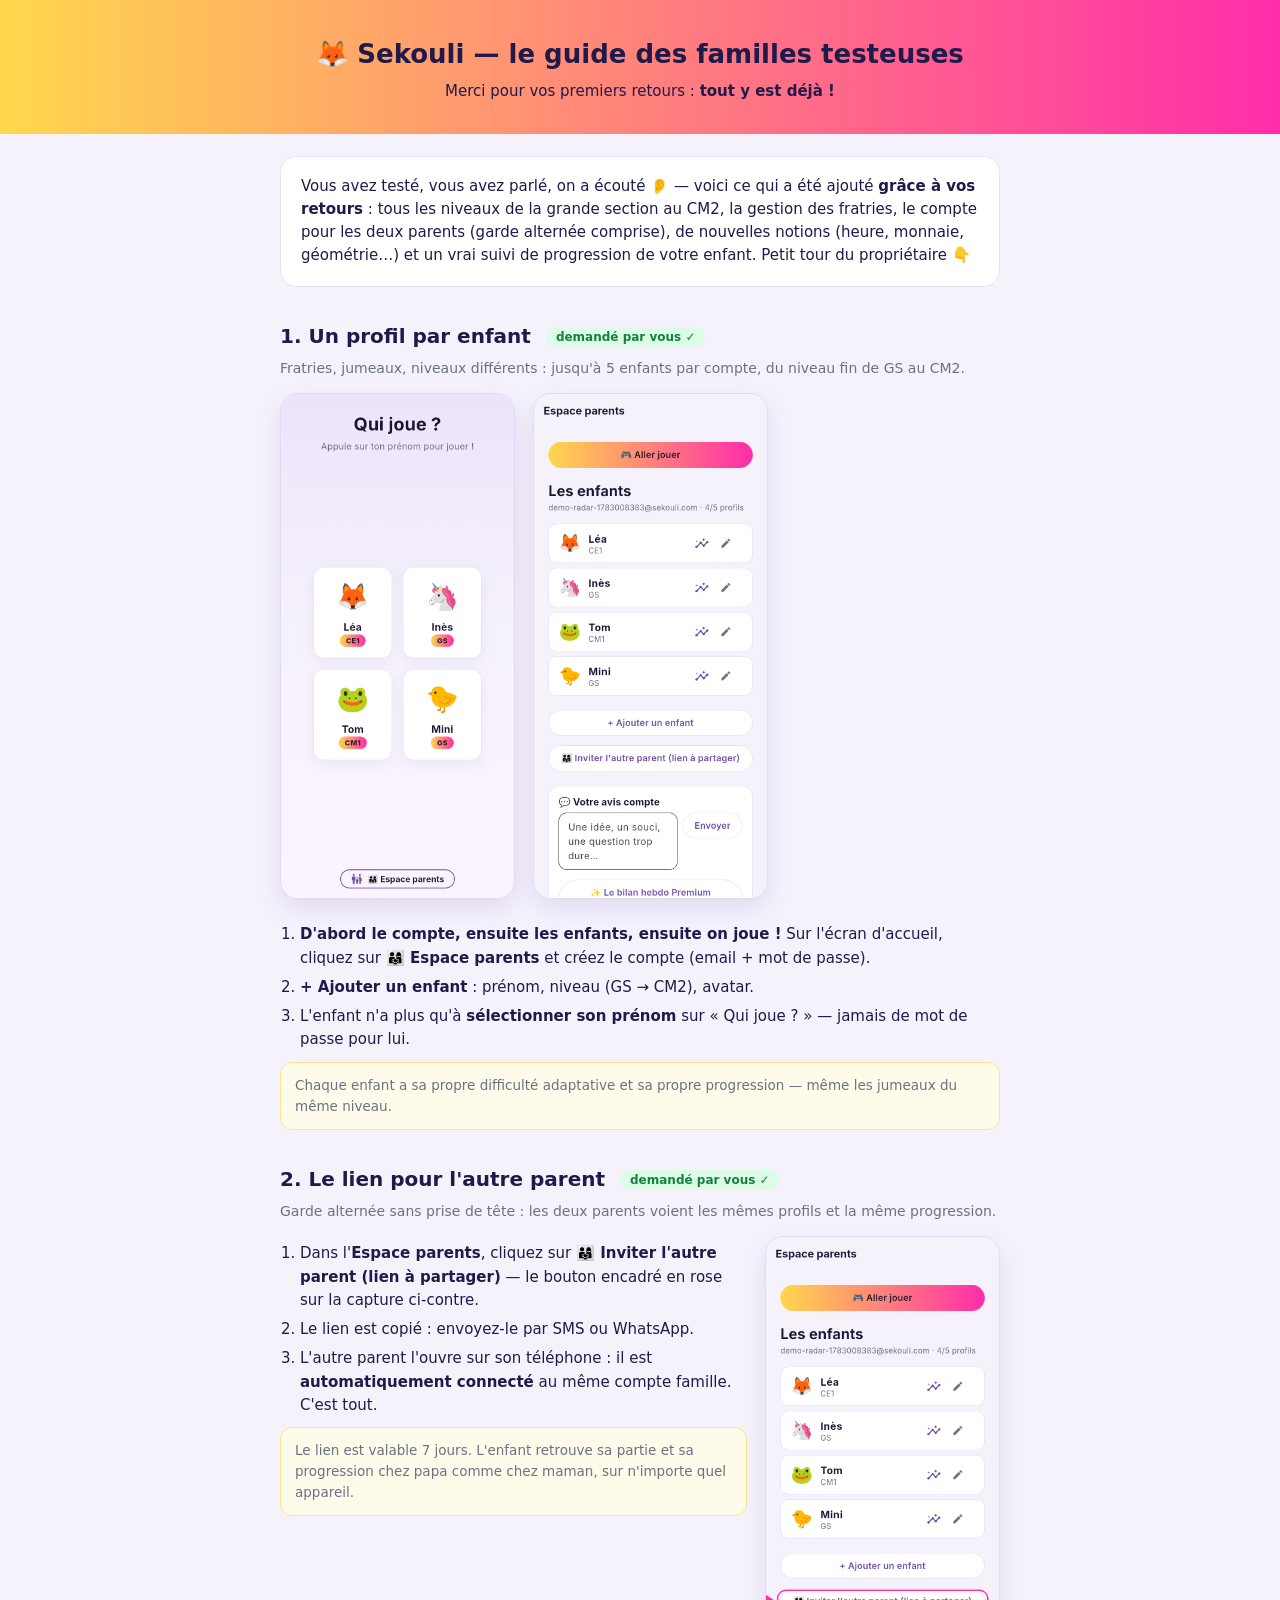
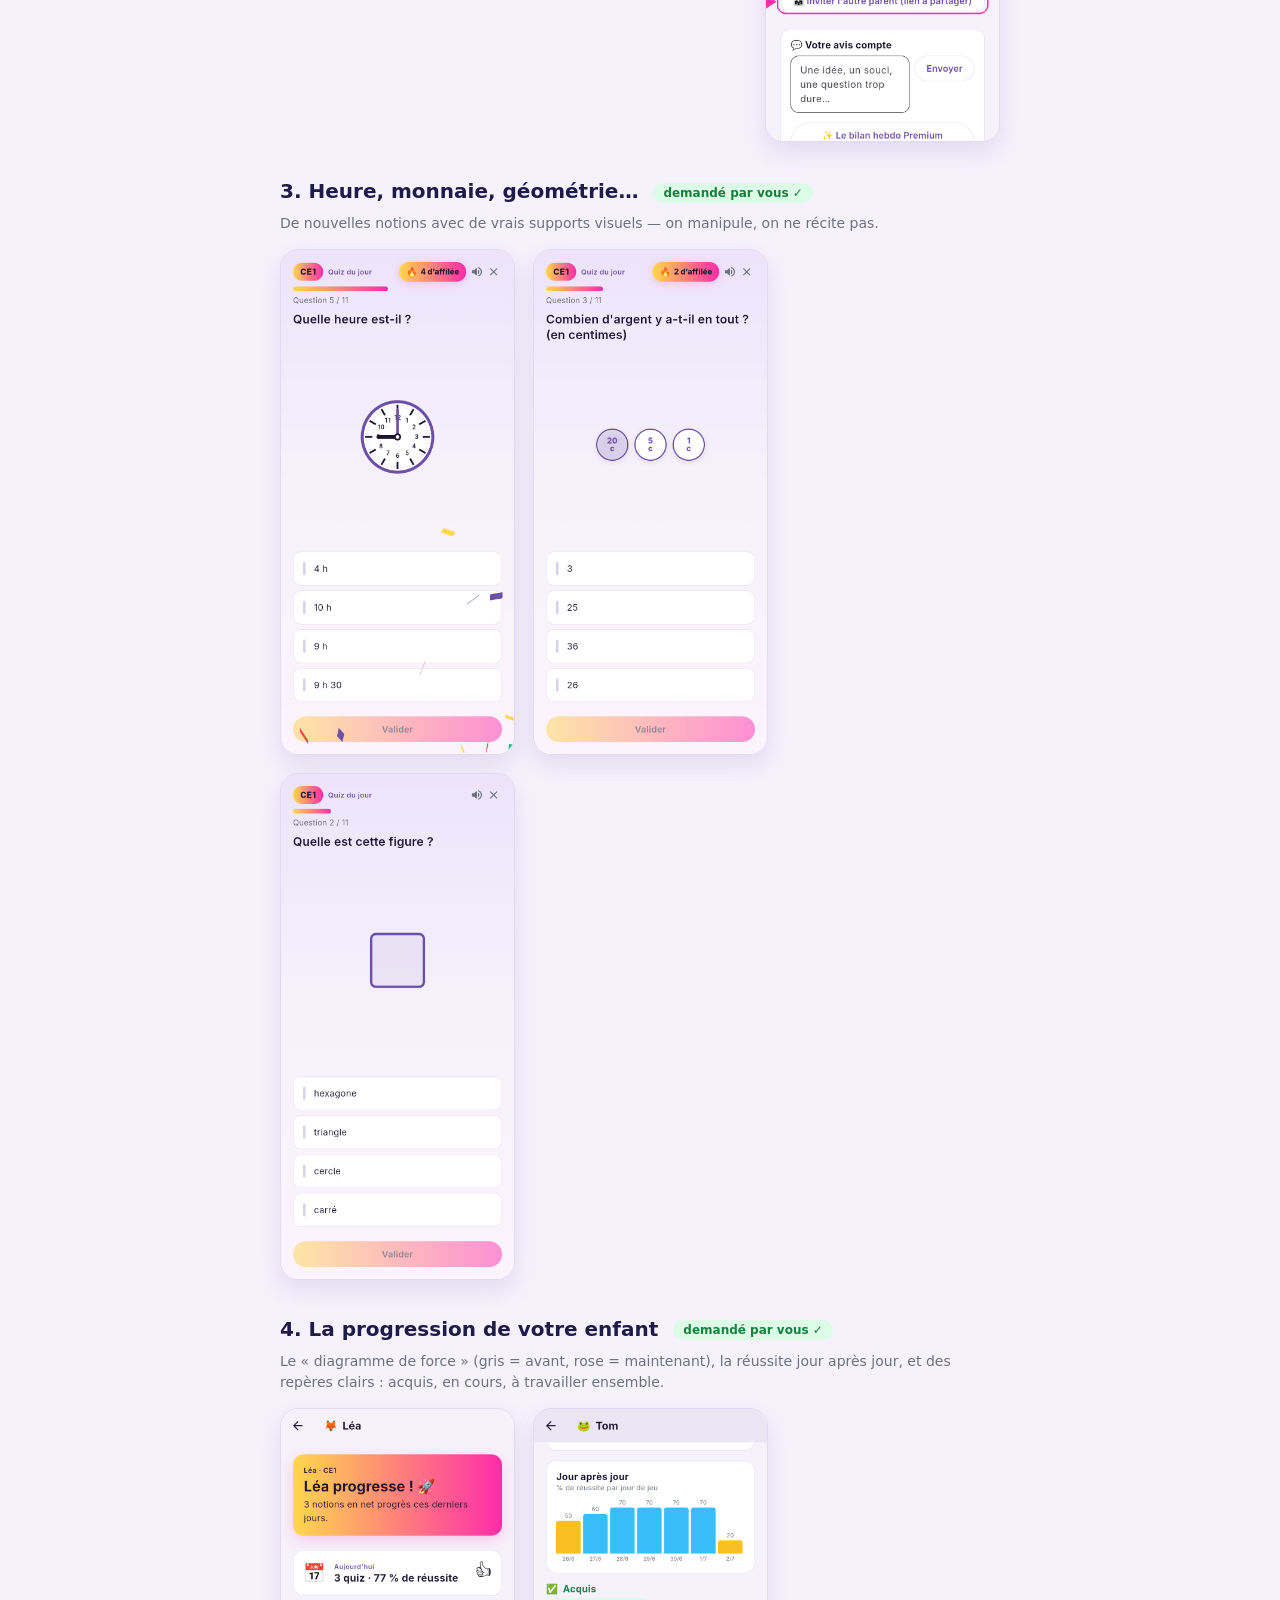
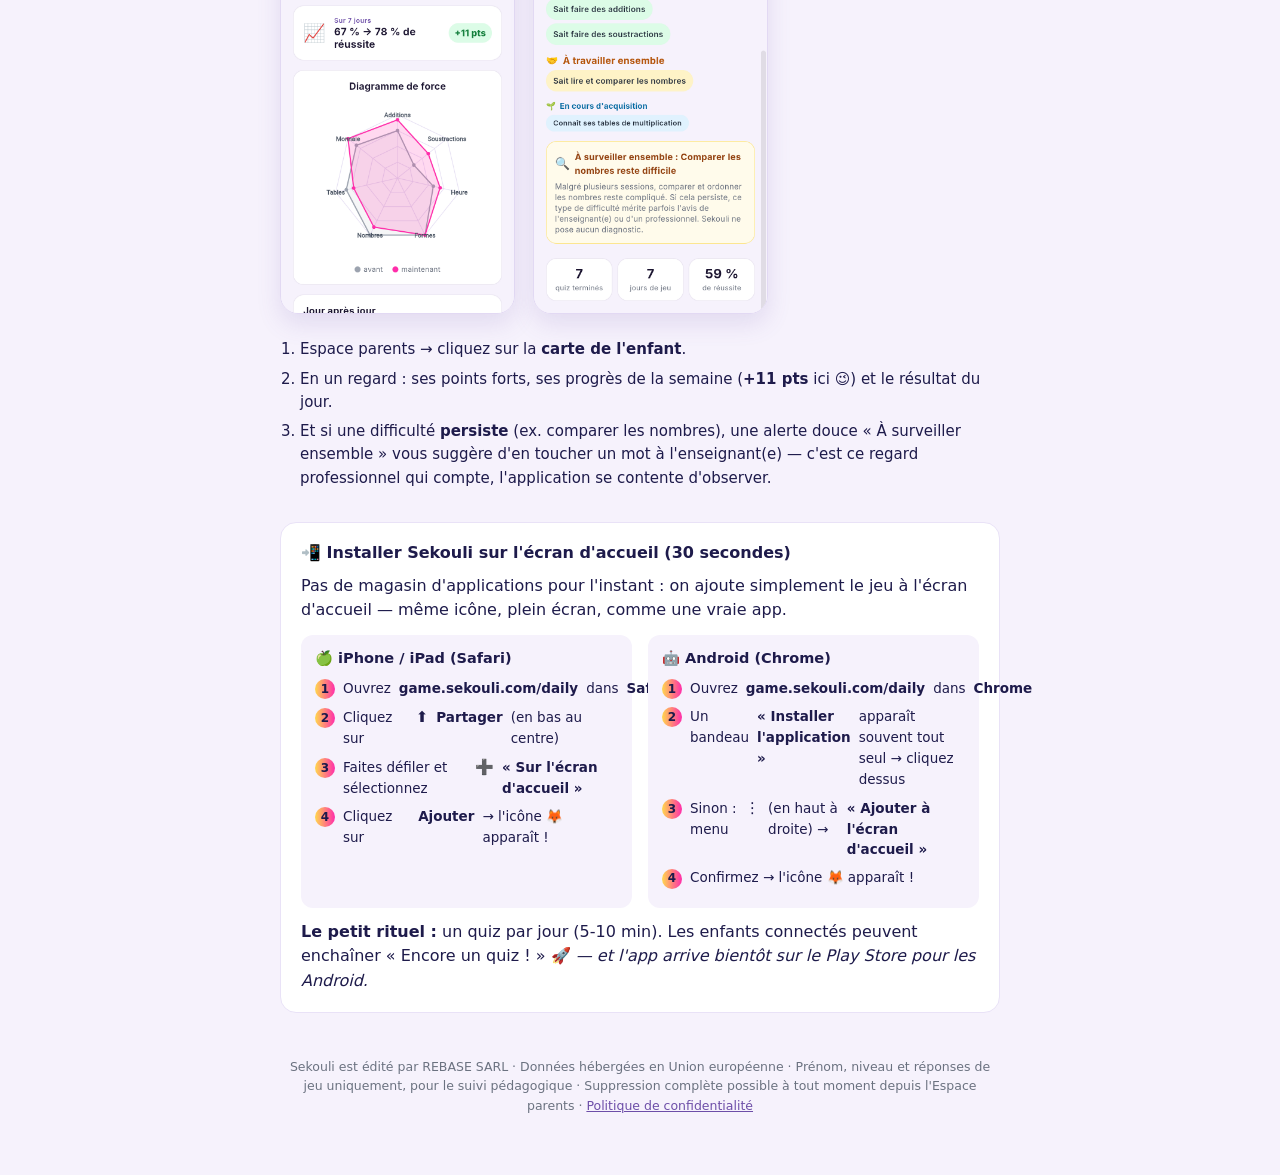
<file: guide-familles-x7k2p9/index.html>
<!DOCTYPE html>
<html lang="fr">
<head>
  <meta charset="UTF-8">
  <meta name="viewport" content="width=device-width, initial-scale=1.0">
  <meta name="robots" content="noindex">
  <title>Sekouli — Guide des familles testeuses</title>
  <style>
    :root { --ink:#1e1b4b; --muted:#6b7280; --pink:#ff2daa; --yellow:#ffd84d; --bg:#f6f2fc; }
    * { box-sizing: border-box; margin: 0; }
    body { font-family: 'Segoe UI', system-ui, sans-serif; background: var(--bg); color: var(--ink); line-height: 1.55; }
    .wrap { max-width: 760px; margin: 0 auto; padding: 0 20px 60px; }
    header { background: linear-gradient(90deg, var(--yellow), var(--pink)); padding: 34px 20px 30px; text-align: center; }
    header h1 { font-size: 26px; }
    header p  { font-size: 15px; margin-top: 6px; }
    .lead { background: #fff; border-radius: 16px; padding: 18px 20px; margin: 22px 0; border: 1px solid #e9e2f7; font-size: 15px; }
    h2 { font-size: 20px; margin: 34px 0 6px; }
    h2 .tag { font-size: 12px; background: #dcfce7; color: #15803d; border-radius: 999px; padding: 3px 10px; vertical-align: middle; margin-left: 8px; font-weight: 600; }
    .sub { color: var(--muted); font-size: 14px; margin-bottom: 14px; }
    .row { display: flex; gap: 18px; align-items: flex-start; flex-wrap: wrap; margin: 14px 0; }
    @media (max-width: 620px) { .row { justify-content: center; } .txt { text-align: left; } .shot { width: min(300px, 86vw); } }
    .shot { width: 235px; border-radius: 18px; border: 1px solid #e2d9f3; box-shadow: 0 10px 24px rgba(109,78,168,.14); }
    .txt { flex: 1; min-width: 240px; font-size: 15px; }
    .txt ol { padding-left: 20px; } .txt li { margin: 6px 0; }
    .note { background: #fffbeb; border: 1px solid #fde68a; border-radius: 12px; padding: 12px 14px; font-size: 13.5px; margin-top: 10px; color: #6b7280; }
    .install { background: #fff; border-radius: 16px; border: 1px solid #e9e2f7; padding: 18px 20px; margin-top: 26px; }
    .install h3 { font-size: 16px; margin-bottom: 8px; }
    .steps { display:flex; gap:16px; flex-wrap:wrap; }
    .stepcol { flex:1; min-width:250px; background:#f6f2fc; border-radius:12px; padding:12px 14px; }
    .stepcol h4 { font-size:14.5px; margin-bottom:8px; }
    .step { font-size:13.5px; margin:7px 0; display:flex; gap:8px; align-items:baseline; }
    .step .n { background:linear-gradient(90deg,var(--yellow),var(--pink)); color:var(--ink); font-weight:700; border-radius:999px; min-width:20px; height:20px; display:inline-flex; align-items:center; justify-content:center; font-size:12px; flex:none; }
    .icn { font-size:15px; }
    .install code { background: #f3eefb; border-radius: 6px; padding: 1px 6px; font-size: 13px; }
    footer { color: var(--muted); font-size: 12.5px; text-align: center; margin-top: 44px; }
    a { color: #6d4ea8; }
    h2 { break-after: avoid; page-break-after: avoid; }
    .row, .install, .lead { break-inside: avoid; page-break-inside: avoid; }
    @media print { .shot { box-shadow: none; } header { -webkit-print-color-adjust: exact; print-color-adjust: exact; } }
  </style>
</head>
<body>
<header>
  <h1>🦊 Sekouli — le guide des familles testeuses</h1>
  <p>Merci pour vos premiers retours : <strong>tout y est déjà !</strong></p>
</header>
<div class="wrap">

  <div class="lead">
    Vous avez testé, vous avez parlé, on a écouté 👂 — voici ce qui a été ajouté <strong>grâce à vos retours</strong> :
    tous les niveaux de la grande section au CM2, la gestion des fratries, le compte pour les deux parents
    (garde alternée comprise), de nouvelles notions (heure, monnaie, géométrie…) et un vrai suivi de
    progression de votre enfant. Petit tour du propriétaire 👇
  </div>

  <h2>1. Un profil par enfant <span class="tag">demandé par vous ✓</span></h2>
  <p class="sub">Fratries, jumeaux, niveaux différents : jusqu'à 5 enfants par compte, du niveau fin de GS au CM2.</p>
  <div class="row">
    <img class="shot" src="img/g_whoplays.png" alt="Écran Qui joue ?">
    <img class="shot" src="img/g_parents.png" alt="Espace parents">
    <div class="txt">
      <ol>
        <li><strong>D'abord le compte, ensuite les enfants, ensuite on joue !</strong> Sur l'écran d'accueil, cliquez sur <strong>👨‍👩‍👧 Espace parents</strong> et créez le compte (email + mot de passe).</li>
        <li><strong>+ Ajouter un enfant</strong> : prénom, niveau (GS → CM2), avatar.</li>
        <li>L'enfant n'a plus qu'à <strong>sélectionner son prénom</strong> sur « Qui joue ? » — jamais de mot de passe pour lui.</li>
      </ol>
      <div class="note">Chaque enfant a sa propre difficulté adaptative et sa propre progression — même les jumeaux du même niveau.</div>
    </div>
  </div>

  <h2>2. Le lien pour l'autre parent <span class="tag">demandé par vous ✓</span></h2>
  <p class="sub">Garde alternée sans prise de tête : les deux parents voient les mêmes profils et la même progression.</p>
  <div class="row">
    <div class="txt">
      <ol>
        <li>Dans l'<strong>Espace parents</strong>, cliquez sur <strong>👨‍👩‍👧 Inviter l'autre parent (lien à partager)</strong> — le bouton encadré en rose sur la capture ci-contre.</li>
        <li>Le lien est copié : envoyez-le par SMS ou WhatsApp.</li>
        <li>L'autre parent l'ouvre sur son téléphone : il est <strong>automatiquement connecté</strong> au même compte famille. C'est tout.</li>
      </ol>
      <div class="note">Le lien est valable 7 jours. L'enfant retrouve sa partie et sa progression chez papa comme chez maman, sur n'importe quel appareil.</div>
    </div>
    <img class="shot" src="img/g_parents_invite.png" alt="Bouton inviter l'autre parent (encadré)">
  </div>

  <h2>3. Heure, monnaie, géométrie… <span class="tag">demandé par vous ✓</span></h2>
  <p class="sub">De nouvelles notions avec de vrais supports visuels — on manipule, on ne récite pas.</p>
  <div class="row">
    <img class="shot" src="img/g_clock.png" alt="Lecture de l'heure">
    <img class="shot" src="img/g_money.png" alt="La monnaie">
    <img class="shot" src="img/g_shape.png" alt="Géométrie">
  </div>

  <h2>4. La progression de votre enfant <span class="tag">demandé par vous ✓</span></h2>
  <p class="sub">Le « diagramme de force » (gris = avant, rose = maintenant), la réussite jour après jour, et des repères clairs : acquis, en cours, à travailler ensemble.</p>
  <div class="row">
    <img class="shot" src="img/g_dash_top.png" alt="Dashboard progression">
    <img class="shot" src="img/g_dash_alert.png" alt="Alerte à surveiller">
    <div class="txt">
      <ol>
        <li>Espace parents → cliquez sur la <strong>carte de l'enfant</strong>.</li>
        <li>En un regard : ses points forts, ses progrès de la semaine (<strong>+11 pts</strong> ici 😉) et le résultat du jour.</li>
        <li>Et si une difficulté <strong>persiste</strong> (ex. comparer les nombres), une alerte douce
        « À surveiller ensemble » vous suggère d'en toucher un mot à l'enseignant(e) — c'est ce
        regard professionnel qui compte, l'application se contente d'observer.</li>
      </ol>
    </div>
  </div>

  <div class="install">
    <h3>📲 Installer Sekouli sur l'écran d'accueil (30 secondes)</h3>
    <p style="margin-bottom:12px">Pas de magasin d'applications pour l'instant : on ajoute simplement le jeu à l'écran
    d'accueil — même icône, plein écran, comme une vraie app.</p>
    <div class="steps">
      <div class="stepcol">
        <h4>🍏 iPhone / iPad (Safari)</h4>
        <div class="step"><span class="n">1</span> Ouvrez <strong>game.sekouli.com/daily</strong> dans <strong>Safari</strong></div>
        <div class="step"><span class="n">2</span> Cliquez sur <span class="icn">⬆️</span> <strong>Partager</strong> (en bas au centre)</div>
        <div class="step"><span class="n">3</span> Faites défiler et sélectionnez <span class="icn">➕</span> <strong>« Sur l'écran d'accueil »</strong></div>
        <div class="step"><span class="n">4</span> Cliquez sur <strong>Ajouter</strong> → l'icône 🦊 apparaît !</div>
      </div>
      <div class="stepcol">
        <h4>🤖 Android (Chrome)</h4>
        <div class="step"><span class="n">1</span> Ouvrez <strong>game.sekouli.com/daily</strong> dans <strong>Chrome</strong></div>
        <div class="step"><span class="n">2</span> Un bandeau <strong>« Installer l'application »</strong> apparaît souvent tout seul → cliquez dessus</div>
        <div class="step"><span class="n">3</span> Sinon : menu <span class="icn">⋮</span> (en haut à droite) → <strong>« Ajouter à l'écran d'accueil »</strong></div>
        <div class="step"><span class="n">4</span> Confirmez → l'icône 🦊 apparaît !</div>
      </div>
    </div>
    <p style="margin-top:12px"><strong>Le petit rituel :</strong> un quiz par jour (5-10 min). Les enfants connectés peuvent enchaîner « Encore un quiz ! » 🚀
    <em>— et l'app arrive bientôt sur le Play Store pour les Android.</em></p>
  </div>

  <footer>
    Sekouli est édité par REBASE SARL · Données hébergées en Union européenne · Prénom, niveau et réponses de jeu uniquement,
    pour le suivi pédagogique · Suppression complète possible à tout moment depuis l'Espace parents ·
    <a href="https://sekouli-landing.pages.dev/confidentialite.html">Politique de confidentialité</a>
  </footer>
</div>
</body>
</html>
</file>
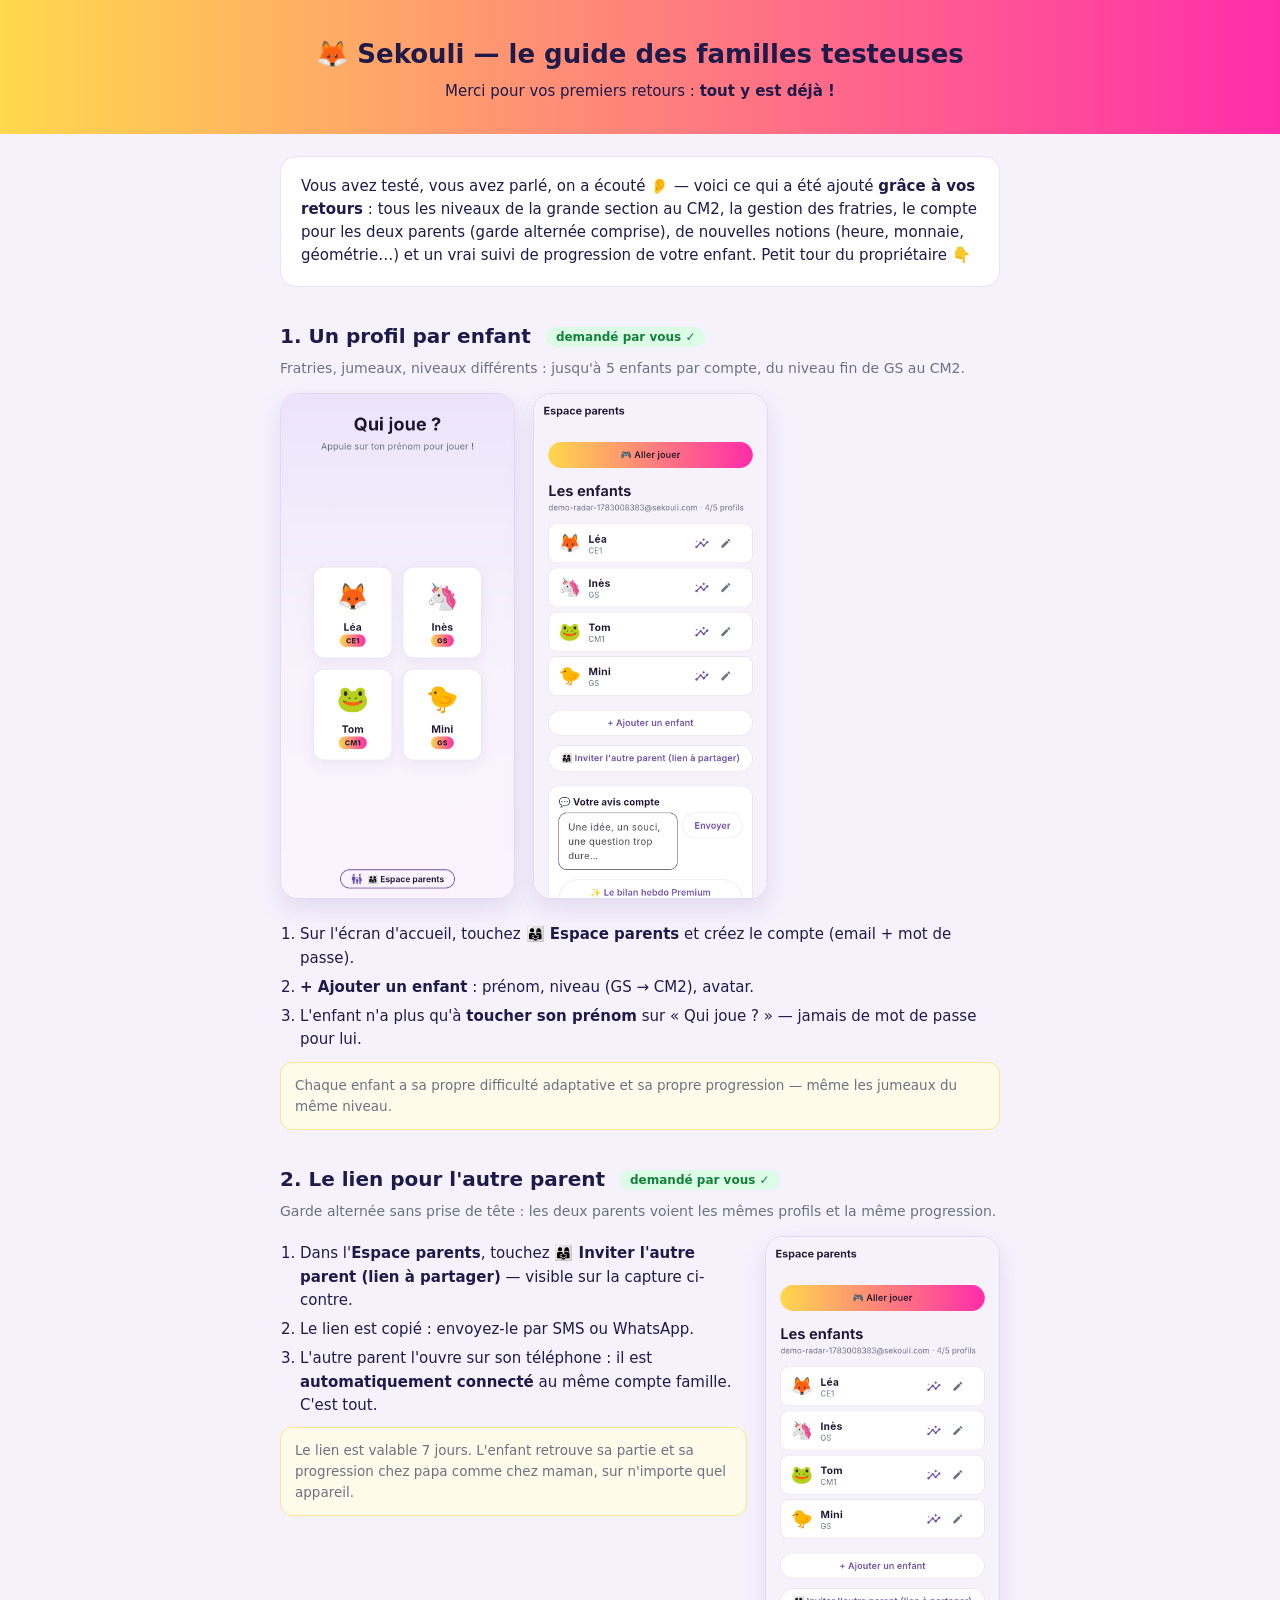
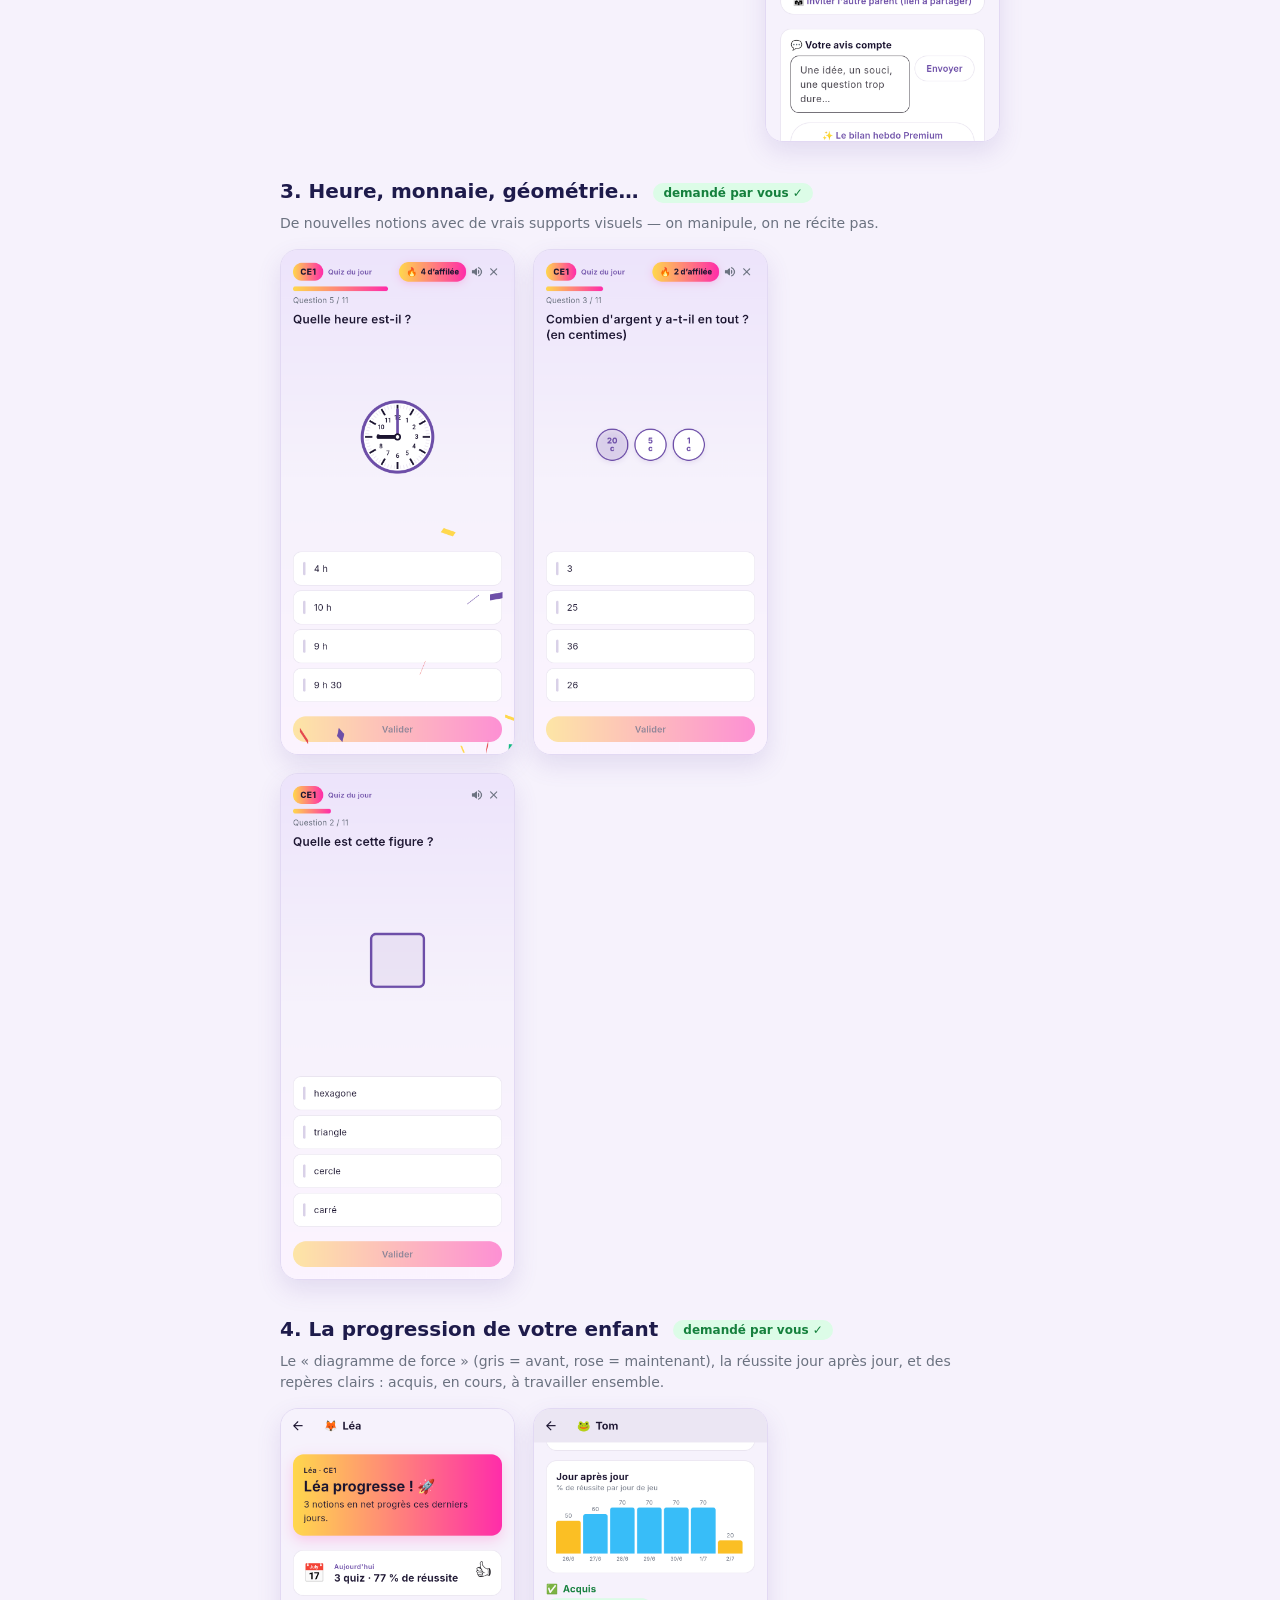
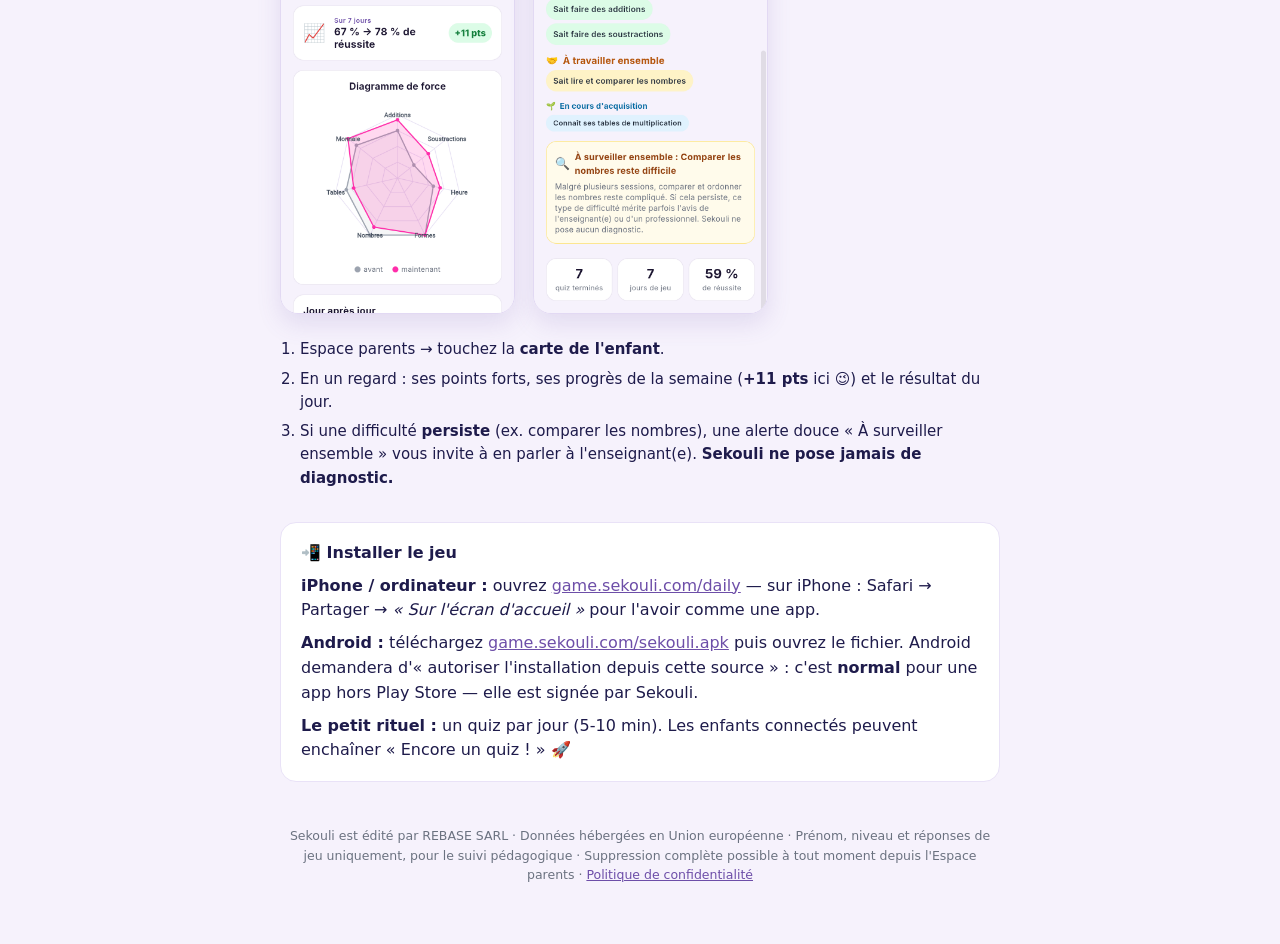
<file: guide/index.html>
<!DOCTYPE html>
<html lang="fr">
<head>
  <meta charset="UTF-8">
  <meta name="viewport" content="width=device-width, initial-scale=1.0">
  <meta name="robots" content="noindex">
  <title>Sekouli — Guide des familles testeuses</title>
  <style>
    :root { --ink:#1e1b4b; --muted:#6b7280; --pink:#ff2daa; --yellow:#ffd84d; --bg:#f6f2fc; }
    * { box-sizing: border-box; margin: 0; }
    body { font-family: 'Segoe UI', system-ui, sans-serif; background: var(--bg); color: var(--ink); line-height: 1.55; }
    .wrap { max-width: 760px; margin: 0 auto; padding: 0 20px 60px; }
    header { background: linear-gradient(90deg, var(--yellow), var(--pink)); padding: 34px 20px 30px; text-align: center; }
    header h1 { font-size: 26px; }
    header p  { font-size: 15px; margin-top: 6px; }
    .lead { background: #fff; border-radius: 16px; padding: 18px 20px; margin: 22px 0; border: 1px solid #e9e2f7; font-size: 15px; }
    h2 { font-size: 20px; margin: 34px 0 6px; }
    h2 .tag { font-size: 12px; background: #dcfce7; color: #15803d; border-radius: 999px; padding: 3px 10px; vertical-align: middle; margin-left: 8px; font-weight: 600; }
    .sub { color: var(--muted); font-size: 14px; margin-bottom: 14px; }
    .row { display: flex; gap: 18px; align-items: flex-start; flex-wrap: wrap; margin: 14px 0; }
    .shot { width: 235px; border-radius: 18px; border: 1px solid #e2d9f3; box-shadow: 0 10px 24px rgba(109,78,168,.14); }
    .txt { flex: 1; min-width: 240px; font-size: 15px; }
    .txt ol { padding-left: 20px; } .txt li { margin: 6px 0; }
    .note { background: #fffbeb; border: 1px solid #fde68a; border-radius: 12px; padding: 12px 14px; font-size: 13.5px; margin-top: 10px; color: #6b7280; }
    .install { background: #fff; border-radius: 16px; border: 1px solid #e9e2f7; padding: 18px 20px; margin-top: 26px; }
    .install h3 { font-size: 16px; margin-bottom: 8px; }
    .install code { background: #f3eefb; border-radius: 6px; padding: 1px 6px; font-size: 13px; }
    footer { color: var(--muted); font-size: 12.5px; text-align: center; margin-top: 44px; }
    a { color: #6d4ea8; }
    @media print { .shot { box-shadow: none; } header { -webkit-print-color-adjust: exact; print-color-adjust: exact; } }
  </style>
</head>
<body>
<header>
  <h1>🦊 Sekouli — le guide des familles testeuses</h1>
  <p>Merci pour vos premiers retours : <strong>tout y est déjà !</strong></p>
</header>
<div class="wrap">

  <div class="lead">
    Vous avez testé, vous avez parlé, on a écouté 👂 — voici ce qui a été ajouté <strong>grâce à vos retours</strong> :
    tous les niveaux de la grande section au CM2, la gestion des fratries, le compte pour les deux parents
    (garde alternée comprise), de nouvelles notions (heure, monnaie, géométrie…) et un vrai suivi de
    progression de votre enfant. Petit tour du propriétaire 👇
  </div>

  <h2>1. Un profil par enfant <span class="tag">demandé par vous ✓</span></h2>
  <p class="sub">Fratries, jumeaux, niveaux différents : jusqu'à 5 enfants par compte, du niveau fin de GS au CM2.</p>
  <div class="row">
    <img class="shot" src="img/g_whoplays.png" alt="Écran Qui joue ?">
    <img class="shot" src="img/g_parents.png" alt="Espace parents">
    <div class="txt">
      <ol>
        <li>Sur l'écran d'accueil, touchez <strong>👨‍👩‍👧 Espace parents</strong> et créez le compte (email + mot de passe).</li>
        <li><strong>+ Ajouter un enfant</strong> : prénom, niveau (GS → CM2), avatar.</li>
        <li>L'enfant n'a plus qu'à <strong>toucher son prénom</strong> sur « Qui joue ? » — jamais de mot de passe pour lui.</li>
      </ol>
      <div class="note">Chaque enfant a sa propre difficulté adaptative et sa propre progression — même les jumeaux du même niveau.</div>
    </div>
  </div>

  <h2>2. Le lien pour l'autre parent <span class="tag">demandé par vous ✓</span></h2>
  <p class="sub">Garde alternée sans prise de tête : les deux parents voient les mêmes profils et la même progression.</p>
  <div class="row">
    <div class="txt">
      <ol>
        <li>Dans l'<strong>Espace parents</strong>, touchez <strong>👨‍👩‍👧 Inviter l'autre parent (lien à partager)</strong> — visible sur la capture ci-contre.</li>
        <li>Le lien est copié : envoyez-le par SMS ou WhatsApp.</li>
        <li>L'autre parent l'ouvre sur son téléphone : il est <strong>automatiquement connecté</strong> au même compte famille. C'est tout.</li>
      </ol>
      <div class="note">Le lien est valable 7 jours. L'enfant retrouve sa partie et sa progression chez papa comme chez maman, sur n'importe quel appareil.</div>
    </div>
    <img class="shot" src="img/g_parents.png" alt="Bouton inviter l'autre parent">
  </div>

  <h2>3. Heure, monnaie, géométrie… <span class="tag">demandé par vous ✓</span></h2>
  <p class="sub">De nouvelles notions avec de vrais supports visuels — on manipule, on ne récite pas.</p>
  <div class="row">
    <img class="shot" src="img/g_clock.png" alt="Lecture de l'heure">
    <img class="shot" src="img/g_money.png" alt="La monnaie">
    <img class="shot" src="img/g_shape.png" alt="Géométrie">
  </div>

  <h2>4. La progression de votre enfant <span class="tag">demandé par vous ✓</span></h2>
  <p class="sub">Le « diagramme de force » (gris = avant, rose = maintenant), la réussite jour après jour, et des repères clairs : acquis, en cours, à travailler ensemble.</p>
  <div class="row">
    <img class="shot" src="img/g_dash_top.png" alt="Dashboard progression">
    <img class="shot" src="img/g_dash_alert.png" alt="Alerte à surveiller">
    <div class="txt">
      <ol>
        <li>Espace parents → touchez la <strong>carte de l'enfant</strong>.</li>
        <li>En un regard : ses points forts, ses progrès de la semaine (<strong>+11 pts</strong> ici 😉) et le résultat du jour.</li>
        <li>Si une difficulté <strong>persiste</strong> (ex. comparer les nombres), une alerte douce « À surveiller ensemble » vous invite à en parler à l'enseignant(e). <strong>Sekouli ne pose jamais de diagnostic.</strong></li>
      </ol>
    </div>
  </div>

  <div class="install">
    <h3>📲 Installer le jeu</h3>
    <p><strong>iPhone / ordinateur :</strong> ouvrez <a href="https://game.sekouli.com/daily/">game.sekouli.com/daily</a> — sur iPhone : Safari → Partager → <em>« Sur l'écran d'accueil »</em> pour l'avoir comme une app.</p>
    <p style="margin-top:8px"><strong>Android :</strong> téléchargez <a href="https://game.sekouli.com/sekouli.apk">game.sekouli.com/sekouli.apk</a> puis ouvrez le fichier. Android demandera d'« autoriser l'installation depuis cette source » : c'est <strong>normal</strong> pour une app hors Play Store — elle est signée par Sekouli.</p>
    <p style="margin-top:8px"><strong>Le petit rituel :</strong> un quiz par jour (5-10 min). Les enfants connectés peuvent enchaîner « Encore un quiz ! » 🚀</p>
  </div>

  <footer>
    Sekouli est édité par REBASE SARL · Données hébergées en Union européenne · Prénom, niveau et réponses de jeu uniquement,
    pour le suivi pédagogique · Suppression complète possible à tout moment depuis l'Espace parents ·
    <a href="https://sekouli-landing.pages.dev/confidentialite.html">Politique de confidentialité</a>
  </footer>
</div>
</body>
</html>
</file>
